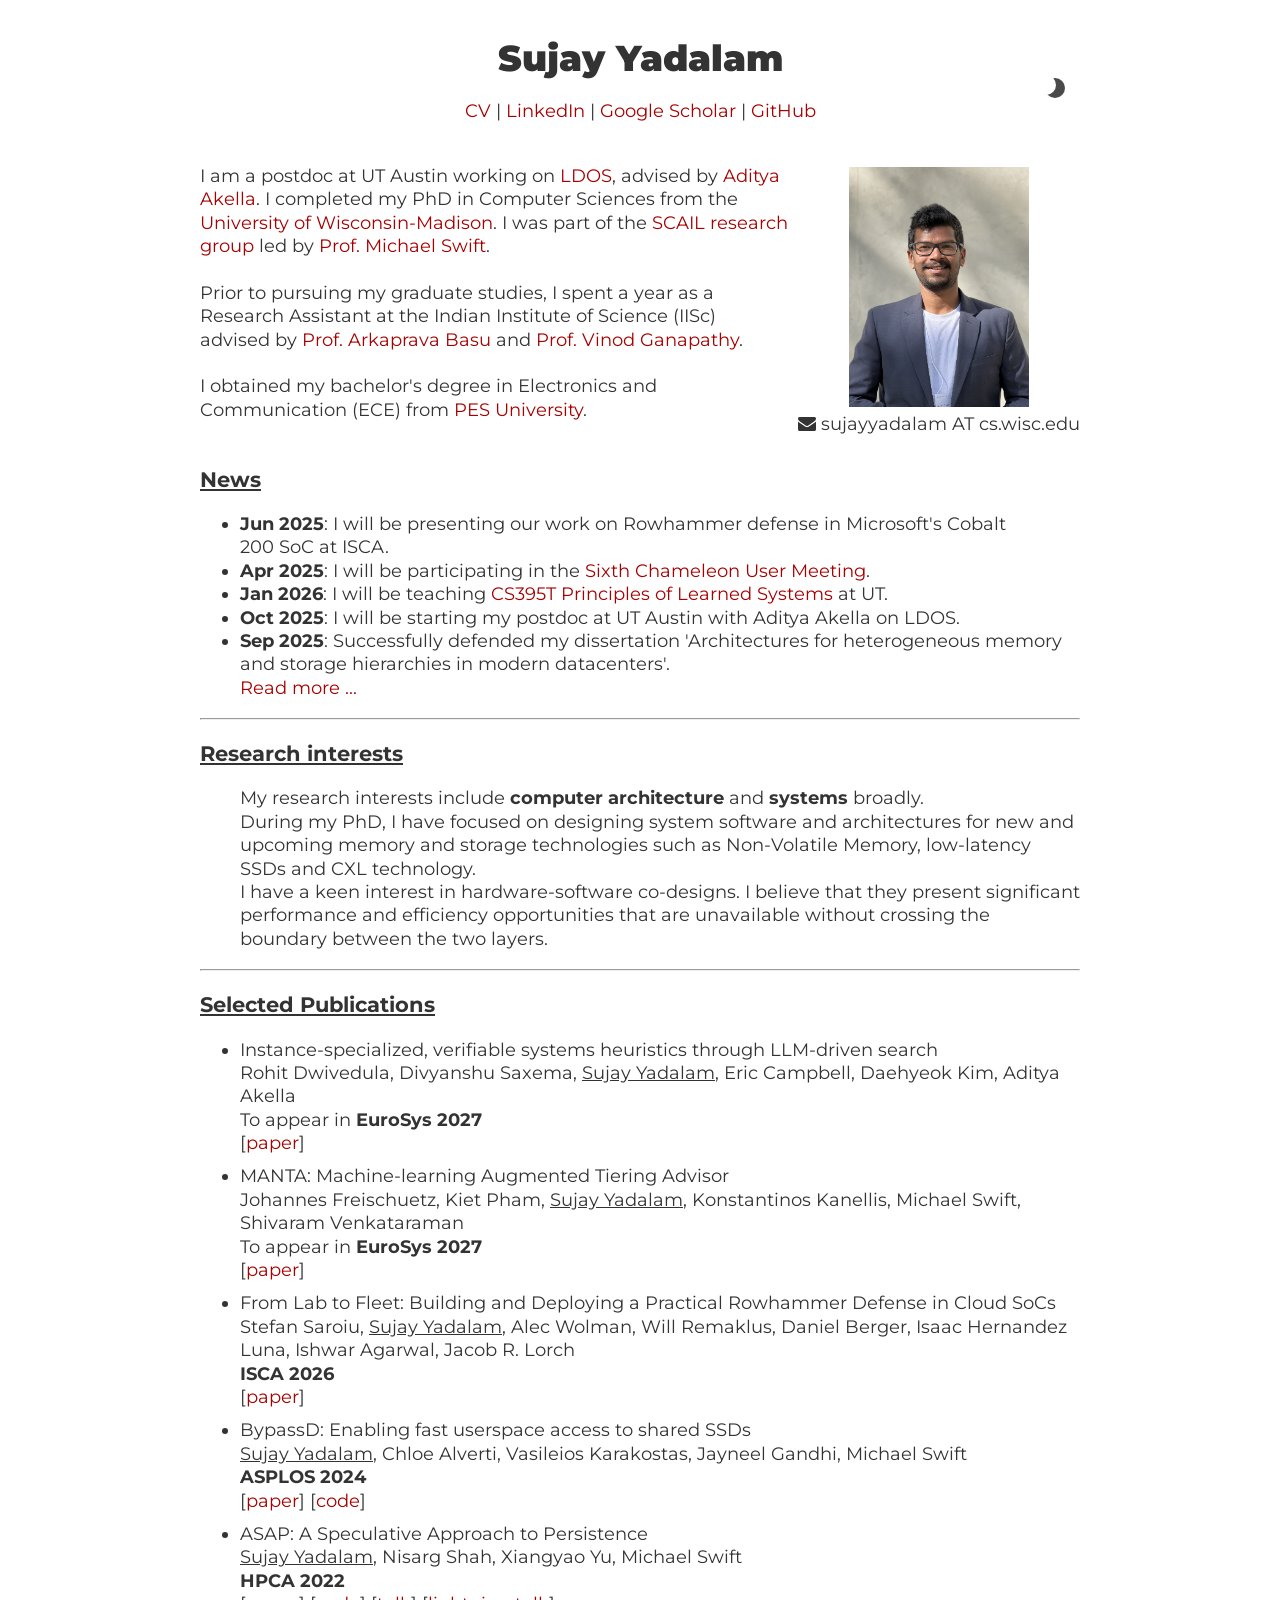
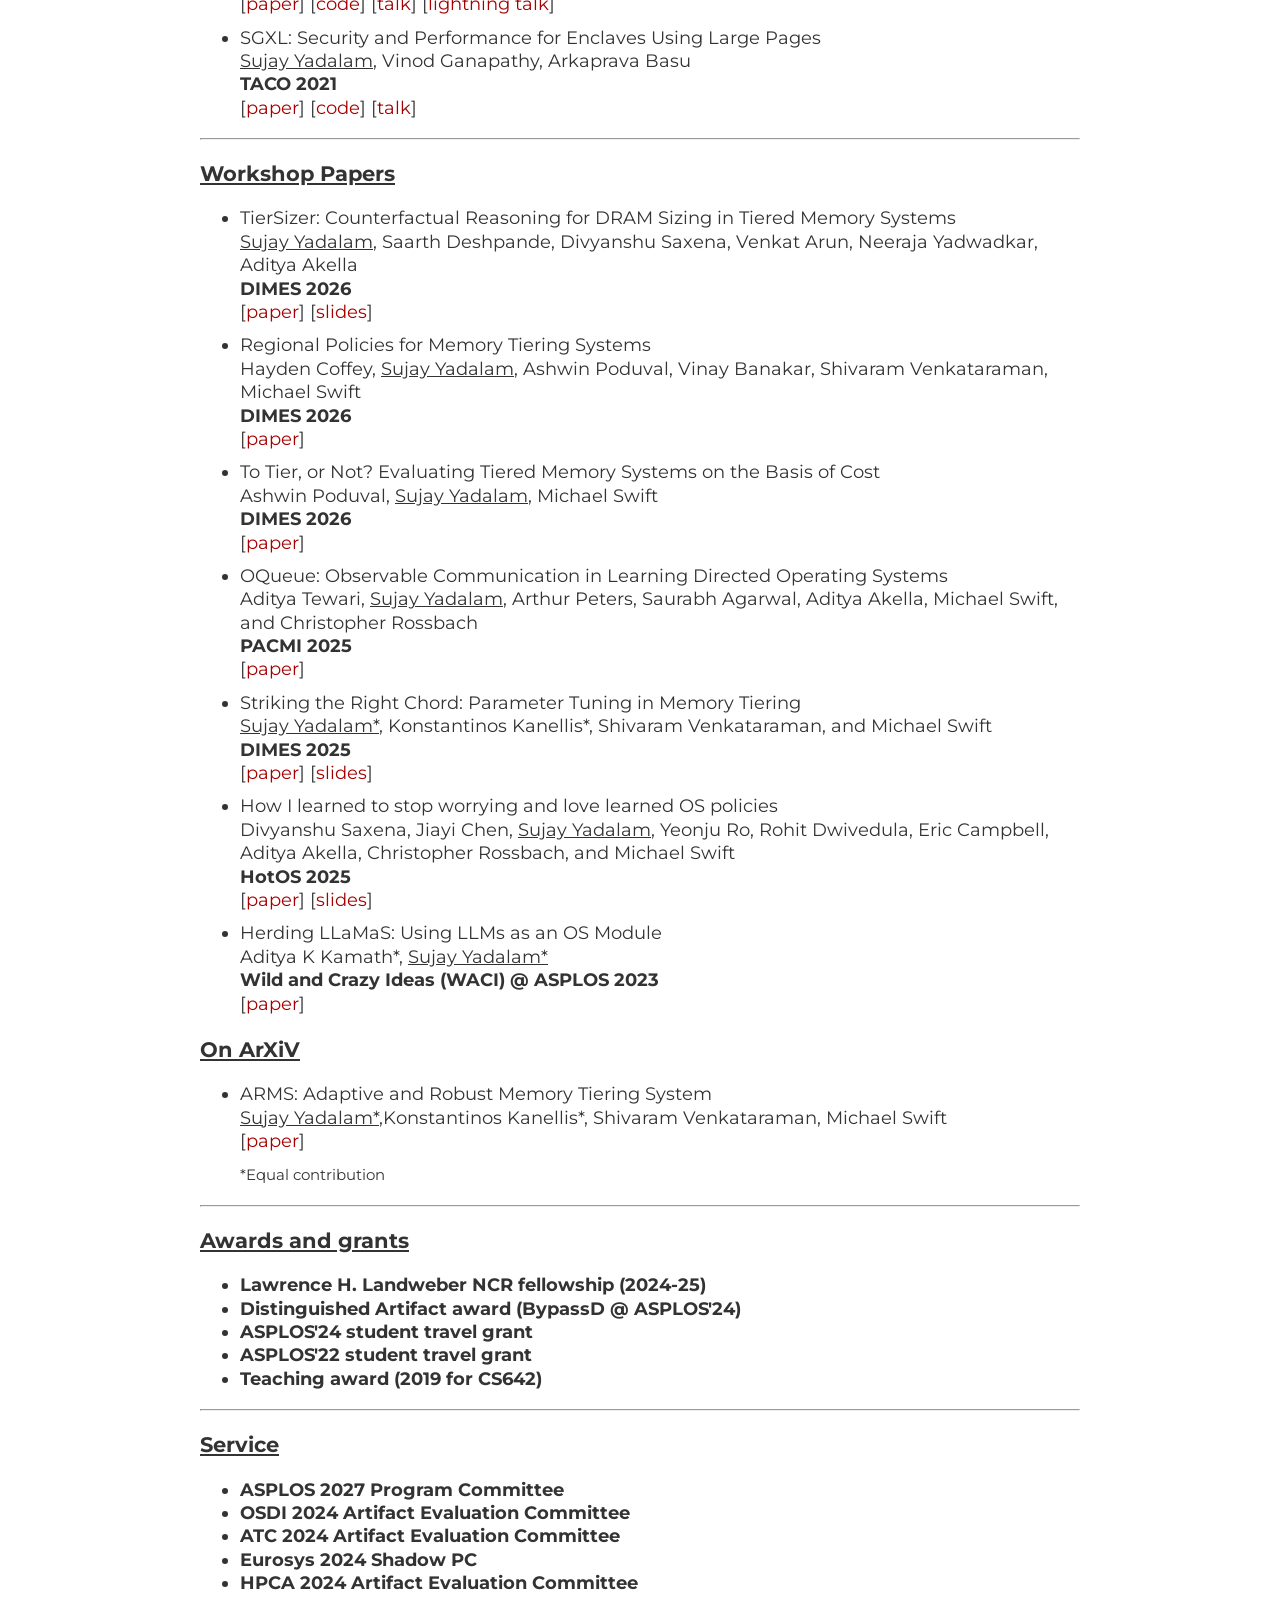
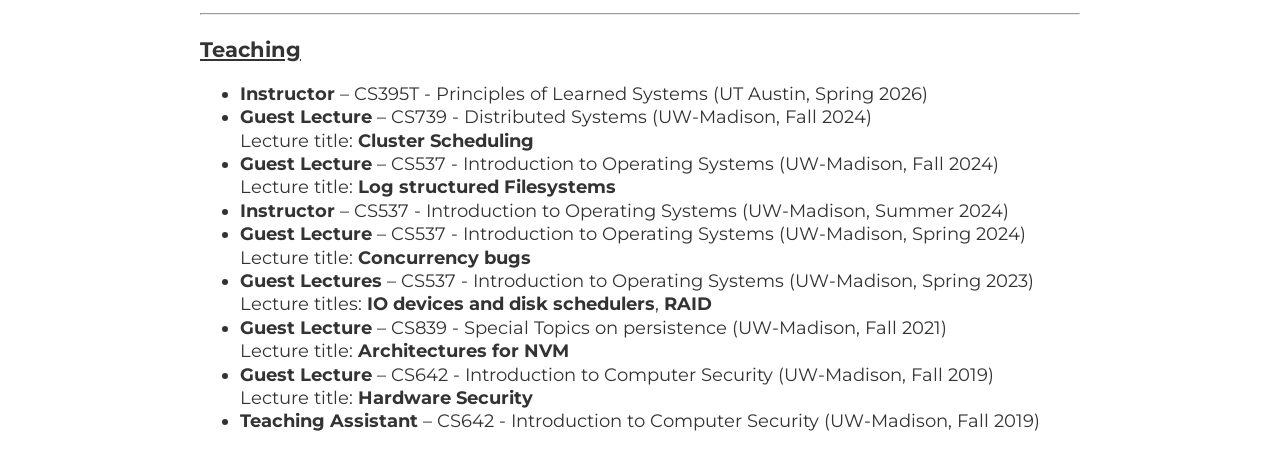
<file: index.html>
<!DOCTYPE html>
<html lang="en">
<base target="_blank" rel="noopener noreferrer">
<head>
    <meta charset="utf-8">
    <meta name="viewport" content="width=device-width, initial-scale=1">
    <!-- begin SEO -->
    <title>Sujay Yadalam's webpage</title>
    <meta property="og:locale" content="en-US">
    <meta property="og:site_name" content="Sujay Yadalam">
    <meta property="og:title" content="Sujay Yadalam">
    <meta property="og:description" content="Sujay's webpage">

    <link href="https://fonts.googleapis.com/css?family=Montserrat" rel="stylesheet">
    <link rel="stylesheet" href="https://cdnjs.cloudflare.com/ajax/libs/font-awesome/4.7.0/css/font-awesome.min.css">
    <script src="https://cdnjs.cloudflare.com/ajax/libs/jquery/3.4.0/jquery.min.js">
    </script>

    <style type="text/css">
        body {
            margin:40px auto;
            max-width:880px;
            line-height:1.3;
            font-size:18px;
            color:#333;
            padding:0 40px;
            font-family: "Montserrat";
            font-weight: 400;
            text-rendering: optimizeLegibility;
        }
        .change {
            cursor: pointer;
            border: 1px solid #555;
            border-radius: 40%;
            width: 20px;
            text-align: center;
            padding: 5px;
            margin-left: 8px;
        }
        .dark {
            background-color: #222;
            color: white;
            
        }
        h1 {
            line-height: 1;
            font-family: "Montserrat";
            font-weight: 900;
            position: relative;
        }
        h3 {
            line-height: 1.2;
            font-family: "Montserrat";
            font-weight: 700;
        }
        .pub {
            margin: 10px 0px;
        }
        a:hover, a:visited, a:link, a:active
        {
            color: #a60000;
            text-decoration: none;
        }
        .dark a {
            color: #BB86FC;
        }
        .container {
          width: 50px;
          height: 50px;
          box-sizing: border-box;
          padding: 0px;
          background: none;
          border: none;
          display: flex;
          justify-content: center;
          align-items: center;
          position: relative;
          bottom:400px;
        }

        .sun {
          width: 40%;
          height: 40%;
          position: absolute;
          pointer-events: none;
          opacity: 0;
          transform: scale(0.6) rotate(0deg);
          transition: transform 0.3s ease-in, opacity 0.2s ease-in 0.1s;

          /*  white transparent for Safari  */
          background: radial-gradient(
            circle,
            rgba(0, 0, 0, 0),
            rgba(0, 0, 0, 0) 50%,
            #f0f0f0 50%
          );
        }

        .sun:before {
          content: "";
          position: absolute;
          display: block;
          width: 100%;
          height: 100%;
          background: radial-gradient(
            circle,
            #f0f0f0 30%,
            rgba(0, 0, 0, 0) 31%,
            rgba(0, 0, 0, 0) 50%,
            #f0f0f0 50%
          );
          transform: rotate(45deg);
        }

        .sun.visible {
          pointer-events: auto;
          opacity: 1;
          transform: scale(1) rotate(180deg);
          transition: transform 0.3s ease-in, opacity 0.2s ease-in 0.1s;
        }

        .moon {
          width: 40%;
          height: 40%;
          pointer-events: none;
          position: absolute;
          left: 12.5%;
          top: 22.75%;
          background-color: rgba(0, 0, 0, 0);
          border-radius: 50%;
          box-shadow: 9px 3px 0px 0px #4a4a4a;
          opacity: 0;
          transform: scale(0.3) rotate(65deg);
          transition: transform 0.3s ease-in, opacity 0.2s ease-in 0.1s;
        }

        .moon.visible {
          pointer-events: auto;
          opacity: 1;
          transform: scale(1) rotate(0deg);
          transition: transform 0.3s ease-in, opacity 0.2s ease-in 0.1s;
        }

        @media screen and (max-device-width: 480px) {
          .desktop {
            display: none;
          }
          .profile-pic {
            display: none;
          }
        }
    </style>

    <!-- Global site tag (gtag.js) - Google Analytics -->
    <script async src="https://www.googletagmanager.com/gtag/js?id=G-1T061XKD5H"></script>
    <script>
      window.dataLayer = window.dataLayer || [];
      function gtag(){dataLayer.push(arguments);}
      gtag('js', new Date());

      gtag('config', 'G-1T061XKD5H');
    </script>
</head>

<body>
    <center>
        <h1>Sujay Yadalam</h1>
        <a href="./CV.pdf">CV</a> |
        <a href="https://www.linkedin.com/in/sujayys/">LinkedIn</a> |
        <a href="https://scholar.google.com/citations?user=qAfcok0AAAAJ&hl=en">Google Scholar</a> |
        <a href="https://github.com/SujayYadalam94">GitHub</a> <br>
    </center>
    <br>
    <div class="profile-pic" style="float:right;padding-left:10px;padding-top:20px">
        <center>
            <img src="./images/profile_pic2.jpeg"  width="180">
        </center>
        <i class="fa fa-envelope" aria-hidden="true"></i> sujayyadalam AT cs.wisc.edu
    </div>
    <p>
        I am a postdoc at UT Austin working on <a href="https://ldos.utexas.edu/">LDOS</a>, advised by <a href="https://www.cs.utexas.edu/~akella/">Aditya Akella</a>. I completed my PhD in Computer Sciences from the <a href="https://www.wisc.edu/">University of Wisconsin-Madison</a>. I was part of the <a href="https://scail.cs.wisc.edu/">SCAIL research group</a> led by <a href="https://pages.cs.wisc.edu/~swift/">Prof. Michael Swift</a>.<br><br> 
        Prior to pursuing my graduate studies, I spent a year as a Research Assistant at the Indian Institute of Science (IISc) advised by <a href="https://www.csa.iisc.ac.in/~arkapravab/">Prof. Arkaprava Basu</a> and <a href="https://www.csa.iisc.ac.in/~vg/">Prof. Vinod Ganapathy</a>.<br><br>
        I obtained my bachelor's degree in Electronics and Communication (ECE) from <a href="https://pes.edu/">PES University</a>. <br><br>
    </p>
    <div class="desktop">
    <button class="container" style="float:right">
      <div class="moon visible"></div>
      <div class="sun"></div>
    </button>
    </div>

    <h3><u>News</u></h3>
    <ul>
        <li><b>Jun 2025</b>: I will be presenting our work on Rowhammer defense in Microsoft's Cobalt 200 SoC at ISCA.</li>
        <li><b>Apr 2025</b>: I will be participating in the <a href="https://chameleoncloud.org/chameleon-cloud-users-meeting/sixth-chameleon-user-meeting/">Sixth Chameleon User Meeting</a>.</li>
        <li><b>Jan 2026</b>: I will be teaching <a href="cs395T/index.html">CS395T Principles of Learned Systems</a> at UT.</li>
        <li><b>Oct 2025</b>: I will be starting my postdoc at UT Austin with Aditya Akella on LDOS.</li>
        <li><b>Sep 2025</b>: Successfully defended my dissertation 'Architectures for heterogeneous memory and storage hierarchies in modern datacenters'.</li>
        
        <div class="mid" id="HiddenDiv" style="display: none;">
            <li><b>Sep 2025</b>: Our work on tiering parameter tuning has been accepted at DIMES'25, and work on observable communication in Learning Directed Operating Systems has been accepted at PACMI'25.</li>
            <li><b>May 2025</b>: Our paper on guardrails for ML policies in the OS will be presented at HotOS'25.
            <li><b>May 2024</b>: I will be teaching CS537 (Intro to OS) this summer!</li>
            <li><b>May 2024</b>: Awarded Lawrence H. Landweber NCR Fellowship for 2024-2025.</li>
            <li><b>Apr 2023</b>: Presented BypassD at <b>ASPLOS '24</b>, San Diego.</li>
            <li><b>Aug 2023</b>: Passed my PhD preliminary examination! Yay!</li>
            <li><b>Jun 2023</b>: Completed a successful internship at Microsoft!</li>
            <li><b>Mar 2023</b>: <a href="https://akkamath.github.io/">Aditya Kamath</a> and I presented our idea on using LLMs in Operating Systems at WACI (Wild And Crazy Ideas) during ASPLOS 2023. <a href="https://arxiv.org/abs/2401.08908"><u>Paper</u></a>  <a href="https://www.youtube.com/watch?v=U4_0PmbEYSY&ab_channel=AdityaKKamath"><u>Code</u></a></li>
            <li><b>May 2022</b>: I am interning at <a href="https://www.microsoft.com/en-us/research/group/azure-for-operators-afo-research/people/">Microsoft Research</a> with <a href="https://stefan.t8k2.com/">Stefan Saroiu</a> and <a href="https://alecw.azurewebsites.net/work/default.htm">Alec Wolman</a>.</li>
            <li><b>May 2022</b>: Attended <b>NVMW'22</b> at San Diego. Presented ASAP.</li>
            <li><b>Apr 2022</b>: Presented ASAP at <b>HPCA '22</b> (virtual).</li>
            <li><b>Mar 2022</b>: Presented SwiftCore (ongoing work) at <b>YArch '22</b>. Attendend <b>ASPLOS '22</b> at Lausanne, Switzerland.</li>
            <li><b>Dec 2021</b>: Passed my PhD qualifying exam. Yaay!</li>
            <li><b>May 2021</b>: I will be interning at <a href="https://research.vmware.com/">VMware Research</a> in the summer, I will be working with <a href="https://pages.cs.wisc.edu/~jayneel/">Jayneel Gandhi</a>.</li>
            <li><b>Jan 2021</b>: SGXL will be in the 1st issue of TACO in 2021.</li>
        </div>

        <script type="text/javascript">
            function ShowHide(divId, linkId) {
                var div = document.getElementById(divId);
                var link = document.getElementById(linkId);

                if (div.style.display === 'none') {
                    div.style.display = 'block';
                    link.innerHTML = 'Read less ...';
                } else {
                    div.style.display = 'none';
                    link.innerHTML = 'Read more ...';
                }
            }
        </script>

        <a href="#" id="readMoreLink" target="_self" onclick="javascript:ShowHide('HiddenDiv', 'readMoreLink')">Read more ...</a>

    </ul>

    <hr>

    <h3><u>Research interests</u></h3>
    <ul>
        <p>
        My research interests include <b>computer architecture</b> and <b>systems</b> broadly.<br>
        During my PhD, I have focused on designing system software and architectures for new and upcoming memory and storage technologies such as Non-Volatile Memory, low-latency SSDs and CXL technology.<br>
        I have a keen interest in hardware-software co-designs. I believe that they present significant performance and efficiency opportunities that are unavailable without crossing the boundary between the two layers.
        </p>
    </ul>

    <hr>

    <h3><u>Selected Publications</u></h3>
    <ul>
        <li class="pub">
            Instance-specialized, verifiable systems heuristics through LLM-driven search<br>
            Rohit Dwivedula, Divyanshu Saxema, <u>Sujay Yadalam</u>, Eric Campbell, Daehyeok Kim, Aditya Akella<br>
            To appear in <b>EuroSys 2027</b><br>
            [<a href="">paper</a>]
        </li>
        <li class="pub">
            MANTA: Machine-learning Augmented Tiering Advisor<br>
            Johannes Freischuetz, Kiet Pham, <u>Sujay Yadalam</u>, Konstantinos Kanellis, Michael Swift, Shivaram Venkataraman<br>
            To appear in <b>EuroSys 2027</b><br>
            [<a href="">paper</a>]
        </li>
        <li class="pub">
            From Lab to Fleet: Building and Deploying a Practical Rowhammer Defense in Cloud SoCs<br>
            Stefan Saroiu, <u>Sujay Yadalam</u>, Alec Wolman, Will Remaklus, Daniel Berger, Isaac Hernandez Luna, Ishwar Agarwal, Jacob R. Lorch<br>
            <b>ISCA 2026</b><br>
            [<a href="https://www.microsoft.com/en-us/research/wp-content/uploads/2026/06/sigries.pdf">paper</a>]
        </li>
        <li class="pub">
            BypassD: Enabling fast userspace access to shared SSDs<br>
            <u>Sujay Yadalam</u>, Chloe Alverti, Vasileios Karakostas, Jayneel Gandhi, Michael Swift<br>
            <b>ASPLOS 2024</b><br>
            [<a href="https://dl.acm.org/doi/10.1145/3617232.3624854">paper</a>] [<a href="https://github.com/multifacet/BypassD">code</a>]
        </li>

        <li class="pub">
            ASAP: A Speculative Approach to Persistence<br>
            <u>Sujay Yadalam</u>, Nisarg Shah, Xiangyao Yu, Michael Swift<br>
            <b>HPCA 2022</b><br>
            [<a href="https://pages.cs.wisc.edu/~sujayyadalam/papers/ASAP_HPCA22.pdf">paper</a>] [<a href="https://github.com/multifacet/ASAP">code</a>] [<a href="https://www.youtube.com/watch?v=pAilLQ6OuKk">talk</a>] [<a  href="https://www.youtube.com/watch?v=NNQRzxvXTew">lightning talk</a>]
        </li>

        <li class="pub">
            SGXL: Security and Performance for Enclaves Using Large Pages<br>
            <u>Sujay Yadalam</u>, Vinod Ganapathy, Arkaprava Basu<br>
            <b>TACO 2021</b><br>
            [<a href="https://pages.cs.wisc.edu/~sujayyadalam/papers/SGXL_TACO2020.pdf">paper</a>] [<a href="https://github.com/csl-iisc/SGXL">code</a>] [<a href="https://youtu.be/laL7Ct03xmo?t=3603">talk</a>]
        </li>
    </ul>

    <hr>

    <h3><u>Workshop Papers</u></h3>
    <ul>
        <li class="pub">
            TierSizer: Counterfactual Reasoning for DRAM Sizing in Tiered Memory Systems<br>
            <u>Sujay Yadalam</u>, Saarth Deshpande, Divyanshu Saxena, Venkat Arun, Neeraja Yadwadkar, Aditya Akella<br>
            <b>DIMES 2026</b><br>
            [<a href="https://dl.acm.org/doi/10.1145/3831664.3837791">paper</a>] [<a href="slides/TierSizer_DIMES.pdf">slides</a>]
        </li>
        <li class="pub">
            Regional Policies for Memory Tiering Systems<br>
            Hayden Coffey, <u>Sujay Yadalam</u>, Ashwin Poduval, Vinay Banakar, Shivaram Venkataraman, Michael Swift<br>
            <b>DIMES 2026</b><br>
            [<a href="https://dl.acm.org/doi/10.1145/3831664.3837783">paper</a>]
        </li>
        <li class="pub">
            To Tier, or Not? Evaluating Tiered Memory Systems on the Basis of Cost<br>
            Ashwin Poduval, <u>Sujay Yadalam</u>, Michael Swift<br>
            <b>DIMES 2026</b><br>
            [<a href="https://dl.acm.org/doi/10.1145/3831664.3837785">paper</a>]
        </li>
        <li class="pub">
            OQueue: Observable Communication in Learning Directed Operating Systems<br>
            Aditya Tewari, <u>Sujay Yadalam</u>, Arthur Peters, Saurabh Agarwal, Aditya Akella, Michael Swift, and Christopher Rossbach<br>
            <b>PACMI 2025</b><br>
            [<a href="https://dl.acm.org/doi/10.1145/3766882.3767174">paper</a>]
        <li class="pub">
            Striking the Right Chord: Parameter Tuning in Memory Tiering<br>
            <u>Sujay Yadalam*</u>, Konstantinos Kanellis*, Shivaram Venkataraman, and  Michael Swift<br>
            <b>DIMES 2025</b><br>
            [<a href="https://dl.acm.org/doi/10.1145/3764862.3768172">paper</a>] [<a href="slides/DIMES'25.pptx">slides</a>]
        </li>
        <li class="pub">
            How I learned to stop worrying and love learned OS policies<br>
            Divyanshu Saxena, Jiayi Chen, <u>Sujay Yadalam</u>, Yeonju Ro, Rohit Dwivedula, Eric Campbell, Aditya Akella, Christopher Rossbach, and Michael Swift<br>
            <b>HotOS 2025</b><br>
            [<a href="https://rcs.uwaterloo.ca/hotos25/hotos25-156.pdf">paper</a>] [<a href="https://rcs.uwaterloo.ca/hotos25/slides/slides156.pdf">slides</a>]
        </li>
        <li class="pub">
            Herding LLaMaS: Using LLMs as an OS Module<br>
            Aditya K Kamath*, <u>Sujay Yadalam*</u><br>
            <b>Wild and Crazy Ideas (WACI) @ ASPLOS 2023</b><br>
            [<a href="https://asplos-conference.org/asplos2023/wp-content/uploads/2023/waci/5-LLaMaS.pdf">paper</a>]
        </li>
    </ul>

    <h3><u>On ArXiV</u></h3>
    <ul>
        <li class="pub">
            ARMS: Adaptive and Robust Memory Tiering System<br>
            <u>Sujay Yadalam*</u>,Konstantinos Kanellis*, Shivaram Venkataraman, Michael Swift<br>
            [<a href="https://arxiv.org/abs/2508.04417">paper</a>]
        </li>
            <span style="font-size: 15px">*Equal contribution</span><br>
    </ul>

    <hr>

    <h3><u>Awards and grants</u></h3>
    <ul>
        <li><b> Lawrence H. Landweber NCR fellowship (2024-25)</b></li>
        <li><b> Distinguished Artifact award (BypassD @ ASPLOS'24)</b></li>
        <li><b> ASPLOS'24 student travel grant</b></li>
        <li><b> ASPLOS'22 student travel grant</b></li>
        <li><b> Teaching award (2019 for CS642)</b></li>
    </ul>

    <hr>

    <h3><u>Service</u></h3>
    <ul>
        <li><b>ASPLOS 2027 Program Committee</b></li>
        <li><b>OSDI 2024 Artifact Evaluation Committee</b></li>
        <li><b>ATC 2024 Artifact Evaluation Committee</b></li>
        <li><b>Eurosys 2024 Shadow PC</b></li>
        <li><b>HPCA 2024 Artifact Evaluation Committee</b></li>
    </ul>

    <hr>
    <h3><u>Teaching</u></h3>
    <ul>
        <li><b>Instructor</b> &ndash; CS395T - Principles of Learned Systems (UT Austin, Spring 2026)</li>
        <li><b>Guest Lecture</b> &ndash; CS739 - Distributed Systems (UW-Madison, Fall 2024) <br> Lecture title: <b>Cluster Scheduling</b></li>
        <li><b>Guest Lecture</b> &ndash; CS537 - Introduction to Operating Systems (UW-Madison, Fall 2024) <br> Lecture title: <b>Log structured Filesystems</b></li>
        <li><b>Instructor</b> &ndash; CS537 - Introduction to Operating Systems (UW-Madison, Summer 2024)
        <li><b>Guest Lecture</b> &ndash; CS537 - Introduction to Operating Systems (UW-Madison, Spring 2024) <br> Lecture title: <b>Concurrency bugs</b></li>
        <li><b>Guest Lectures</b> &ndash; CS537 - Introduction to Operating Systems (UW-Madison, Spring 2023) <br> Lecture titles: <b>IO devices and disk schedulers</b>, <b>RAID</b></li>
        <li><b>Guest Lecture</b> &ndash; CS839 - Special Topics on persistence (UW-Madison, Fall 2021) <br> Lecture title: <b>Architectures for NVM</b></li>
        <li><b>Guest Lecture</b> &ndash; CS642 - Introduction to Computer Security (UW-Madison, Fall 2019) <br> Lecture title: <b>Hardware Security</b></li>
        <li><b>Teaching Assistant</b> &ndash; CS642 - Introduction to Computer Security (UW-Madison, Fall 2019)</li>
    </ul>

    <script>
        const sun = document.querySelector(".sun")
        const moon = document.querySelector(".moon")
        const button = document.querySelector(".container")

        button.addEventListener("click", () => {
          sun.classList.toggle("visible")
          moon.classList.toggle("visible")
            if( $( "body" ).hasClass( "dark" )) {
                $( "body" ).removeClass( "dark" );
                $( ".change" ).text( "OFF" );
            } else {
                $( "body" ).addClass( "dark" );
                $( ".change" ).text( "ON" );
            }
        })
    </script>

</body>
</html>
</file>
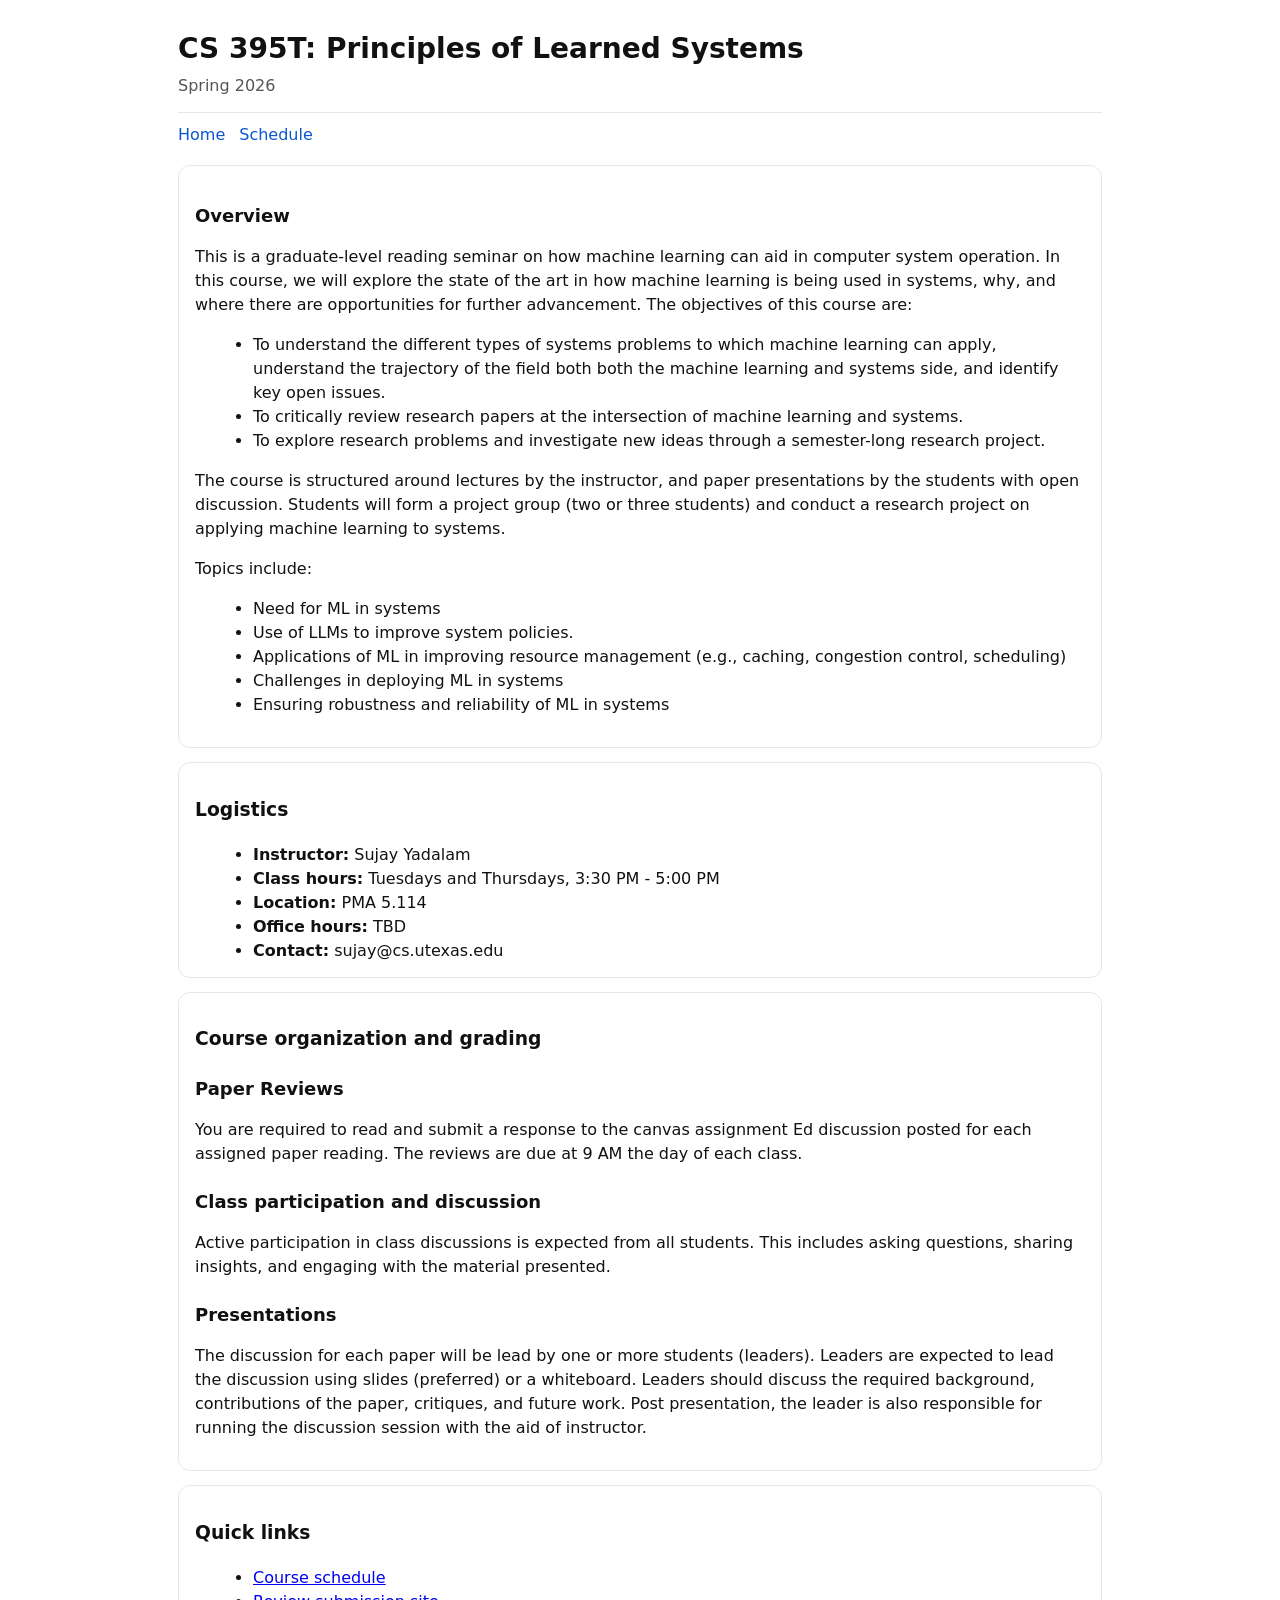
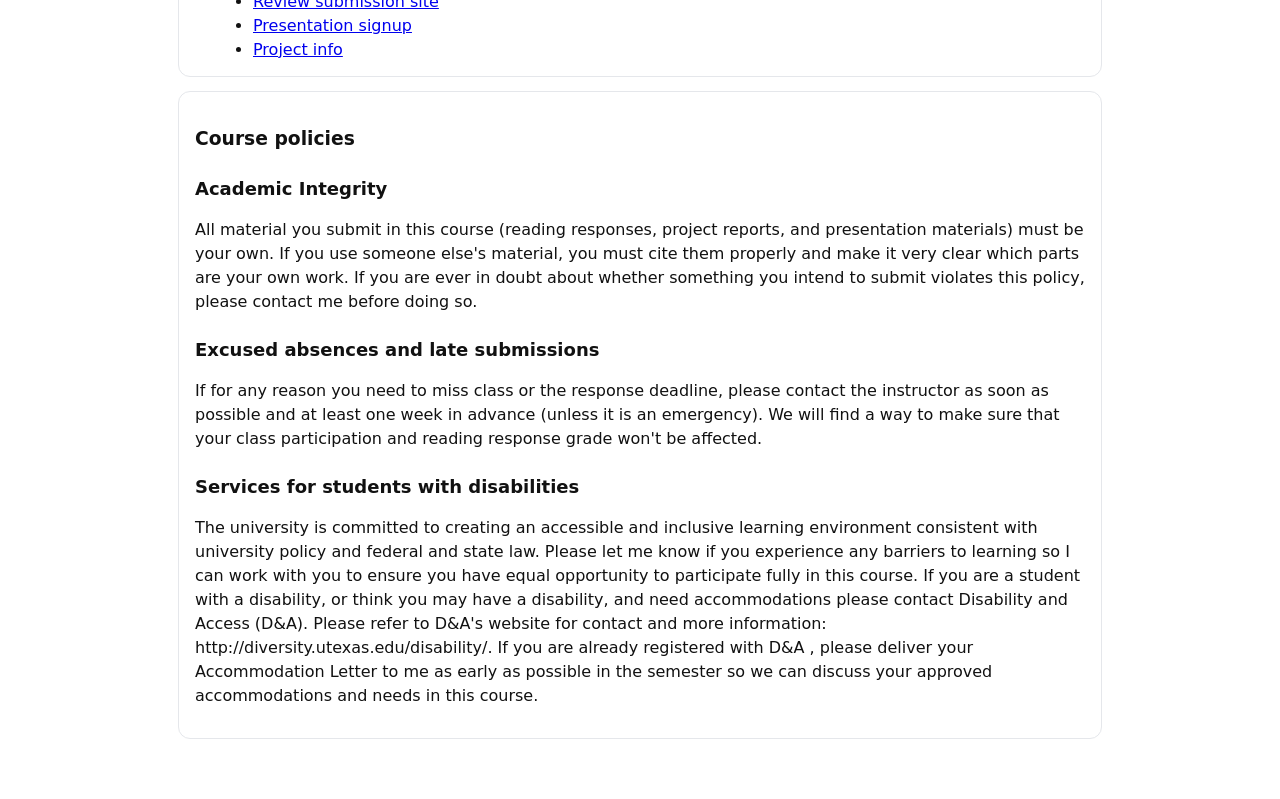
<file: cs395T/index.html>
<!doctype html>
<html lang="en">
<head>
  <meta charset="utf-8" />
  <meta name="viewport" content="width=device-width, initial-scale=1" />
  <title>CS 395T: Principles of Learned Systems</title>
  <meta name="description" content="Course website for CS 395T: Principles of Learned Systems." />
  <style>
    :root {
      --text: #111;
      --muted: #555;
      --bg: #fff;
      --border: #e5e7eb;
      --link: #0b57d0;
      --maxw: 960px;
    }
    * { box-sizing: border-box; }
    body {
      margin: 0;
      font-family: ui-sans-serif, system-ui, -apple-system, Segoe UI, Roboto, Helvetica, Arial, "Apple Color Emoji","Segoe UI Emoji";
      color: var(--text);
      background: var(--bg);
      line-height: 1.5;
    }
    .wrap { max-width: var(--maxw); margin: 0 auto; padding: 28px 18px 60px; }
    header { margin-bottom: 18px; }
    .course-title { font-size: 28px; font-weight: 700; margin: 0 0 4px; }
    .term { color: var(--muted); margin: 0 0 14px; }
    nav {
      display: flex; gap: 14px; flex-wrap: wrap;
      padding: 10px 0 0;
      border-top: 1px solid var(--border);
    }
    nav a { color: var(--link); text-decoration: none; }
    nav a:hover { text-decoration: underline; }
    h2 { margin: 22px 0 10px; font-size: 18px; }
    ul { margin: 8px 0 0 18px; }
    .card {
      border: 1px solid var(--border);
      border-radius: 12px;
      padding: 14px 16px;
      margin-top: 14px;
    }
    .muted { color: var(--muted); }
  </style>
</head>
<body>
  <div class="wrap">
    <header>
      <h1 class="course-title">CS 395T: Principles of Learned Systems</h1>
      <p class="term">Spring 2026</p>
      <nav>
        <a href="./index.html">Home</a>
        <a href="./schedule.html">Schedule</a>
      </nav>
    </header>

    <main>
      <section class="card">
        <h2>Overview</h2>
        <p>
          This is a graduate-level reading seminar on how machine learning can aid in computer system operation.
          In this course, we will explore the state of the art in how machine learning is being used in systems, why, and where there are opportunities for further advancement. 
          The objectives of this course are: </br>
          <ul>
            <li> To understand the different types of systems problems to which machine learning can apply, understand the trajectory of the field both both the machine learning and systems side, and identify key open issues. </li>
            <li> To critically review research papers at the intersection of machine learning and systems. </li>
            <li> To explore research problems and investigate new ideas through a semester-long research project. </li>
          </ul>
        </p>
        <p>
          The course is structured around lectures by the instructor, and paper presentations by the students with open discussion. Students will form a project group (two or three students) and conduct a research project on applying machine learning to systems. 
        </p>
        <p>
          Topics include:
          <ul>
            <li> Need for ML in systems</li>
            <li> Use of LLMs to improve system policies.</li>
            <li> Applications of ML in improving resource management (e.g., caching, congestion control, scheduling) </li>
            <li> Challenges in deploying ML in systems</li>
            <li> Ensuring robustness and reliability of ML in systems</li>
          </ul>
        </p>
      </section>

      <section class="card">
        <h3>Logistics</h3>
        <ul>
          <li><strong>Instructor:</strong> Sujay Yadalam</li>
          <li><strong>Class hours:</strong> Tuesdays and Thursdays, 3:30 PM - 5:00 PM</li>
          <li><strong>Location:</strong> PMA 5.114</li>
          <li><strong>Office hours:</strong> TBD</li>
          <li><strong>Contact:</strong> sujay@cs.utexas.edu</li>
        </ul>
      </section>

      <section class="card">
        <h3>Course organization and grading</h3>
          <h2>Paper Reviews</h2>
          <p>
            You are required to read and submit a response to the canvas assignment Ed discussion posted for each assigned paper reading.
            The reviews are due at 9 AM the day of each class.
          </p>

          <h2>Class participation and discussion</h2>
          <p>
            Active participation in class discussions is expected from all students.
            This includes asking questions, sharing insights, and engaging with the material presented.
          </p>

          <h2>Presentations</h2>
          <p>
            The discussion for each paper will be lead by one or more students (leaders).
            Leaders are expected to lead the discussion using slides (preferred) or a whiteboard.
            Leaders should discuss the required background, contributions of the paper, critiques, and future work.
            Post presentation, the leader is also responsible for running the discussion session with the aid of instructor.
          </p>
      </section>

      <section class="card">
        <h3>Quick links</h3>
        <ul>
          <li><a href="./schedule.html">Course schedule</a></li>
          <li><a href="https://ut-cs359tsp26.hotcrp.com/">Review submission site</a></li>
          <li><a href="https://docs.google.com/spreadsheets/d/1KgIRiBFhroxDBAXD_vFmc5ZErpyOcLciT4rgoZ0dZhA/edit?usp=sharing">Presentation signup</a></li>
          <li><a href="#" onclick="alert('TBD!'); return false;">Project info</a></li>
        </ul>
      </section>

      <section class="card">
        <h3>Course policies</h3>
        <h2>Academic Integrity</h2>
        <p>
          All material you submit in this course (reading responses, project reports, and presentation materials) must be your own. 
          If you use someone else's material, you must cite them properly and make it very clear which parts are your own work. 
          If you are ever in doubt about whether something you intend to submit violates this policy, please contact me before doing so. 
        </p>
        <h2>Excused absences and late submissions</h2>
        <p>
          If for any reason you need to miss class or the response deadline, please contact the instructor as soon as possible and at least one week in advance (unless it is an emergency).
          We will find a way to make sure that your class participation and reading response grade won't be affected.
        </p>
        <h2>Services for students with disabilities</h2>
        <p>
          The university is committed to creating an accessible and inclusive learning environment consistent with university policy and federal and state law.
          Please let me know if you experience any barriers to learning so I can work with you to ensure you have equal opportunity to participate fully in this course. 
          If you are a student with a disability, or think you may have a disability, and need accommodations please contact Disability and Access (D&A).
          Please refer to D&A's website for contact and more information: http://diversity.utexas.edu/disability/. 
          If you are already registered with D&A , please deliver your Accommodation Letter to me as early as possible in the semester so we can discuss your approved accommodations and needs in this course. 
        </p>
      </section>

    </main>
  </div>
</body>
</html>
</file>
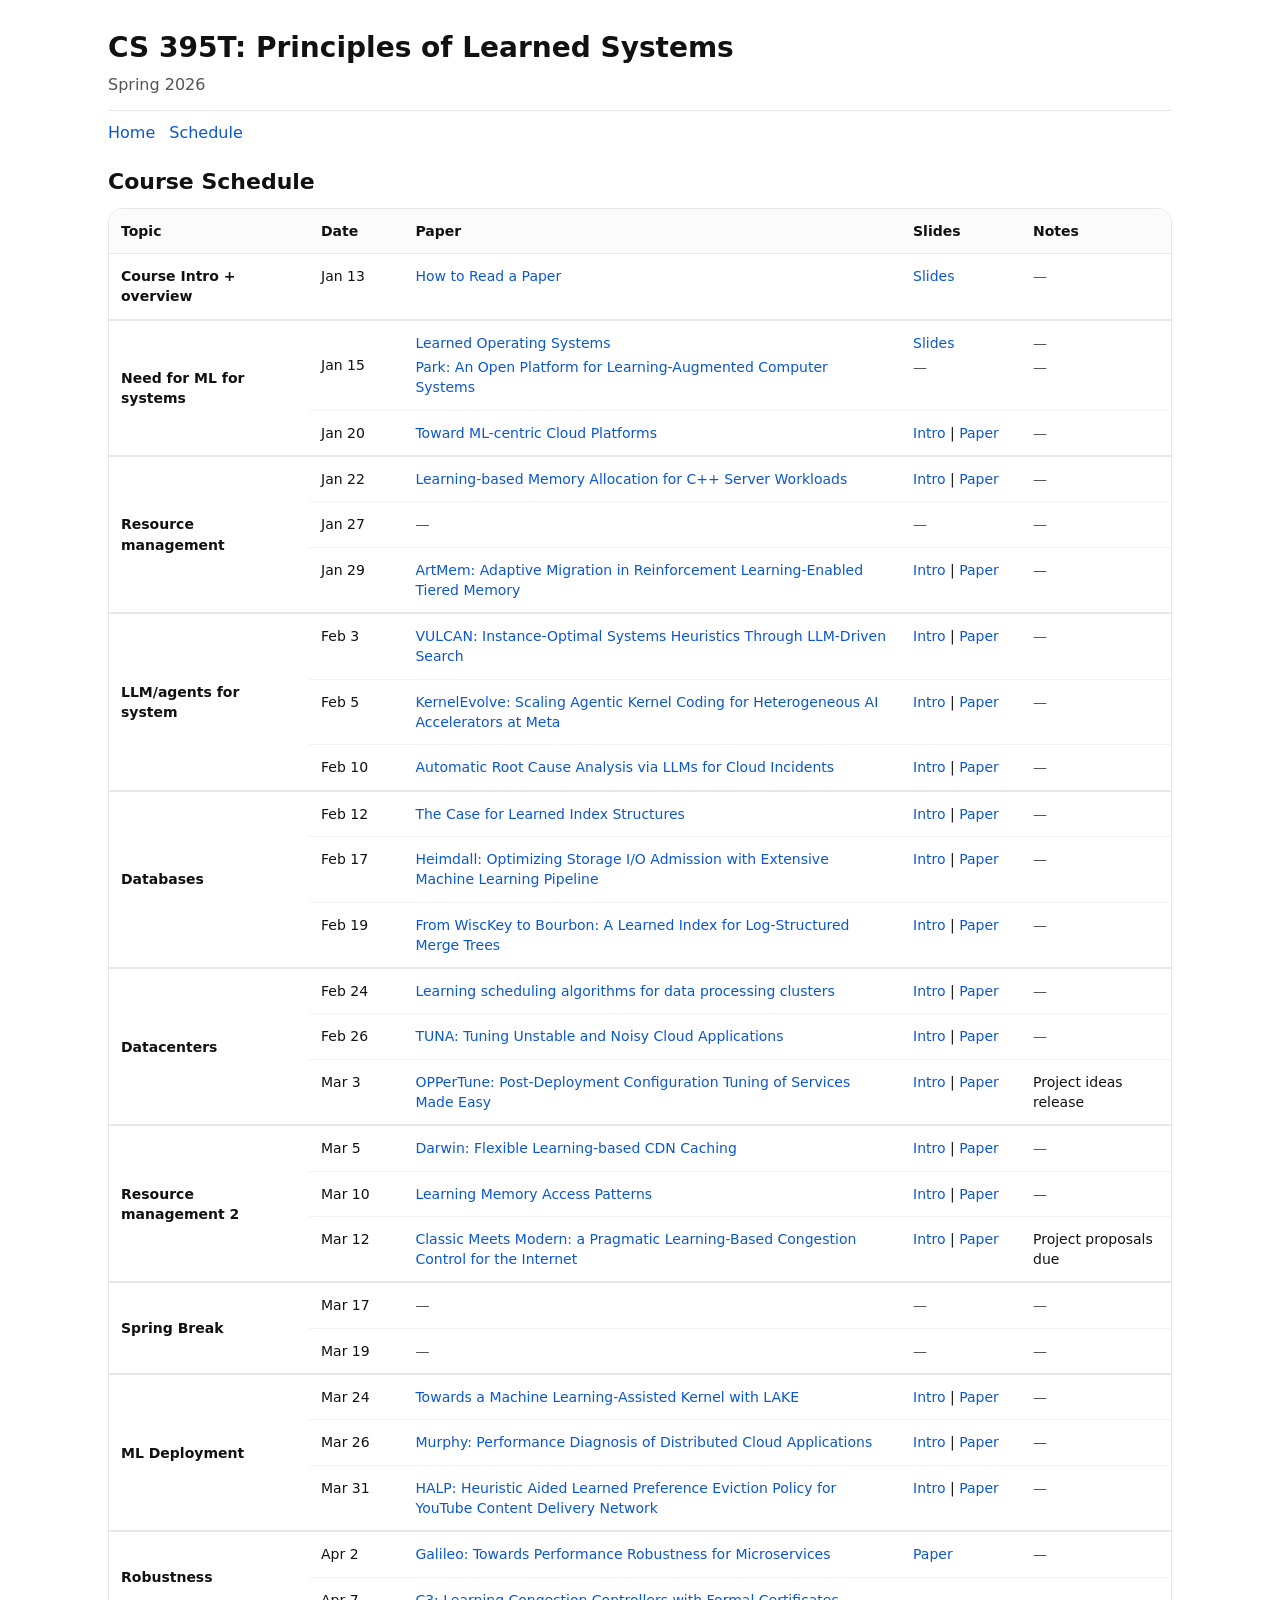
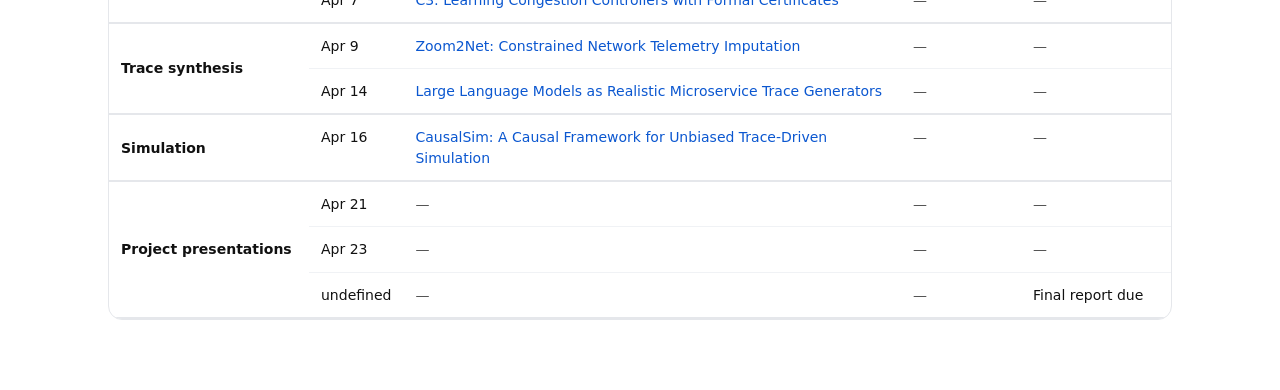
<file: cs395T/schedule.html>
<!doctype html>
<html lang="en">
<head>
  <meta charset="utf-8" />
  <meta name="viewport" content="width=device-width, initial-scale=1" />
  <title>Schedule — CS 395T: Principles of Learned Systems</title>
  <meta name="description" content="Course schedule for CS 395T: Principles of Learned Systems." />
  <style>
    :root {
      --text: #111;
      --muted: #555;
      --bg: #fff;
      --border: #e5e7eb;
      --border2: #f0f2f5;
      --link: #0b57d0;
      --maxw: 1100px;
      --chip: #f6f7f9;
    }
    * { box-sizing: border-box; }
    body {
      margin: 0;
      font-family: ui-sans-serif, system-ui, -apple-system, Segoe UI, Roboto, Helvetica, Arial, "Apple Color Emoji","Segoe UI Emoji";
      color: var(--text);
      background: var(--bg);
      line-height: 1.45;
    }
    .wrap { max-width: var(--maxw); margin: 0 auto; padding: 28px 18px 70px; }
    header { margin-bottom: 18px; }
    .course-title { font-size: 28px; font-weight: 700; margin: 0 0 4px; }
    .term { color: var(--muted); margin: 0 0 14px; }
    nav {
      display: flex; gap: 14px; flex-wrap: wrap;
      padding: 10px 0 0;
      border-top: 1px solid var(--border);
    }
    nav a { color: var(--link); text-decoration: none; }
    nav a:hover { text-decoration: underline; }
    h1 { font-size: 22px; margin: 22px 0 10px; }
    a { color: var(--link); text-decoration: none; }
    a:hover { text-decoration: underline; }

    .table-wrap {
      border: 1px solid var(--border);
      border-radius: 14px;
      overflow: hidden;
    }
    table {
      width: 100%;
      border-collapse: collapse;
      font-size: 14px;
    }
    thead th {
      text-align: left;
      background: #fbfbfc;
      border-bottom: 1px solid var(--border);
      padding: 12px 12px;
      font-weight: 700;
    }
    tbody td {
      vertical-align: top;
      border-bottom: 1px solid var(--border2);
      padding: 12px 12px;
    }
    tbody tr:last-child td { border-bottom: none; }
    tbody tr.topic-end td { border-bottom: 2px solid var(--border); }
    td.topic-cell-end { border-bottom: 2px solid var(--border) !important; }
    /* Styling for same-date paper rows */
    tbody tr.same-date-first td:not([rowspan]) {
      padding-bottom: 2px !important;
      border-bottom: none !important;
    }
    tbody tr.same-date td {
      padding-top: 2px !important;
      padding-bottom: 2px !important;
      border-bottom: none !important;
    }
    /* Restore border for the last row in same-date group */
    tbody tr.same-date-last td {
      border-bottom: 1px solid var(--border2) !important;
      padding-bottom: 12px !important;
    }
    .muted { color: var(--muted); }
    .links a { display: inline-block; margin-right: 10px; }
    .topic { font-weight: 600; }
    .small { font-size: 12px; }
    @media (max-width: 860px) {
      thead { display: none; }
      table, tbody, tr, td { display: block; width: 100%; }
      tbody tr { border-bottom: 1px solid var(--border); }
      tbody td { border: none; padding: 10px 12px; }
      tbody td[data-label]::before {
        content: attr(data-label);
        display: block;
        font-weight: 700;
        margin-bottom: 4px;
      }
    }
    /* Center the merged Topic cells vertically */
    td[rowspan] { 
      vertical-align: middle; 
    }
  </style>
</head>
<body>
  <div class="wrap">
    <header>
      <div class="course-title">CS 395T: Principles of Learned Systems</div>
      <p class="term">Spring 2026</p>
      <nav>
        <a href="./index.html">Home</a>
        <a href="./schedule.html">Schedule</a>
      </nav>
    </header>

    <main>
      <h1>Course Schedule</h1>

      <div class="table-wrap">
        <table aria-label="Course schedule table">
          <thead>
            <tr>
              <th style="width: 200px;">Topic</th>
              <th style="width: 80px;">Date</th>
              <th>Paper</th>
              <th style="width: 120px;">Slides</th>
              <th style="width: 150px;">Notes</th>
            </tr>
          </thead>
          <tbody id="rows"></tbody>
        </table>
      </div>
    </main>
  </div>

<script>
  // ====== EDIT THIS DATA ======
  // Rule: put topic only on the FIRST lecture of a group.
  // For continuation rows, set topic: "" (empty string).
  const LECTURES = [
    { date: "Jan 13", topic: "Course Intro + overview", paper: { title: "How to Read a Paper", url: "http://ccr.sigcomm.org/online/files/p83-keshavA.pdf" }, slides: [{ url: "slides/Lec1.pdf", label: "Slides" }], notes: null },

    { date: "Jan 15", topic: "Need for ML for systems", paper: { title: "Learned Operating Systems", url: "https://cseweb.ucsd.edu/~yiying/LearnedOS-OSR19.pdf" }, slides: [{ url: "slides/Lec2.pdf", label: "Slides" }], notes: null },
    { date: "Jan 15", topic: "", paper: { title: "Park: An Open Platform for Learning-Augmented Computer Systems", url: "https://proceedings.neurips.cc/paper/2019/file/f69e505b08403ad2298b9f262659929a-Paper.pdf" }, slides: null, notes: null },
    { date: "Jan 20", topic: "", paper: { title: "Toward ML-centric Cloud Platforms", url: "https://www.microsoft.com/en-us/research/wp-content/uploads/2020/01/CACM20-produced.pdf" }, slides: [{ url: "slides/Lec3.pdf", label: "Intro" }, { url: "slides/Lec3_student.pdf", label: "Paper" }], notes: null },

    { date: "Jan 22", topic: "Resource management", paper: { title: "Learning-based Memory Allocation for C++ Server Workloads", url: "https://dl.acm.org/doi/pdf/10.1145/3373376.3378525" }, slides: [{ url: "slides/Lec4.pdf", label: "Intro" }, { url: "slides/Lec4_student.pdf", label: "Paper" }], notes: null },
    { date: "Jan 27", topic: "", paper: null, slides: null, notes: null },
    { date: "Jan 29", topic: "", paper: { title: "ArtMem: Adaptive Migration in Reinforcement Learning-Enabled Tiered Memory", url: "https://dl.acm.org/doi/epdf/10.1145/3695053.3731001" }, slides: [{ url: "slides/Lec5.pdf", label: "Intro"}, { url: "slides/Lec5_student.pdf", label: "Paper" }], notes: null },

    { date: "Feb 3", topic: "LLM/agents for system", paper: { title: "VULCAN: Instance-Optimal Systems Heuristics Through LLM-Driven Search", url: "https://arxiv.org/pdf/2512.25065" }, slides: [{ url: "slides/Lec6.pdf", label: "Intro"}, { url: "slides/Lec6_student.pdf", label: "Paper" }], notes: null },
    { date: "Feb 5", topic: "", paper: { title: "KernelEvolve: Scaling Agentic Kernel Coding for Heterogeneous AI Accelerators at Meta", url: "https://arxiv.org/pdf/2512.23236" }, slides: [{ url: "slides/Lec7.pdf", label: "Intro"}, { url: "slides/Lec7_student.pdf", label: "Paper" }], notes: null },
    { date: "Feb 10", topic: "", paper: { title: "Automatic Root Cause Analysis via LLMs for Cloud Incidents", url: "https://arxiv.org/pdf/2305.15778" }, slides: [ { url: "slides/Lec8.pdf", label: "Intro"}, { url: "slides/Lec8_student.pdf", label: "Paper" }], notes: null },

    { date: "Feb 12", topic: "Databases", paper: { title: "The Case for Learned Index Structures", url: "https://dl.acm.org/doi/pdf/10.1145/3183713.3196909" }, slides: [{ url: "slides/Lec9.pdf", label: "Intro"}, { url: "slides/Lec9_student.pdf", label: "Paper" }], notes: null },
    { date: "Feb 17", topic: "", paper: { title: "Heimdall: Optimizing Storage I/O Admission with Extensive Machine Learning Pipeline", url: "https://dl.acm.org/doi/pdf/10.1145/3689031.3717496" }, slides: [{ url: "slides/Lec10.pdf", label: "Intro"}, { url: "slides/Lec10_student.pdf", label: "Paper" }], notes: null },
    { date: "Feb 19", topic: "", paper: { title: "From WiscKey to Bourbon: A Learned Index for Log-Structured Merge Trees", url: "https://www.usenix.org/system/files/osdi20-dai_0.pdf" }, slides: [{ url: "slides/Lec11.pdf", label: "Intro"}, { url: "slides/Lec11_student.pdf", label: "Paper" }], notes: null },

    { date: "Feb 24", topic: "Datacenters", paper: { title: "Learning scheduling algorithms for data processing clusters", url: "https://dl.acm.org/doi/pdf/10.1145/3341302.3342080" }, slides: [{ url: "slides/Lec12.pdf", label: "Intro"}, { url: "slides/Lec12_student.pdf", label: "Paper" }], notes: null },
    { date: "Feb 26", topic: "", paper: { title: "TUNA: Tuning Unstable and Noisy Cloud Applications", url: "https://dl.acm.org/doi/pdf/10.1145/3689031.3717480" }, slides: [{ url: "slides/Lec13.pdf", label: "Intro"}, { url: "slides/Lec13_student.pdf", label: "Paper" }], notes: null },
    { date: "Mar 3", topic: "", paper: { title: "OPPerTune: Post-Deployment Configuration Tuning of Services Made Easy", url: "https://www.usenix.org/system/files/nsdi24-somashekar.pdf" }, slides: [{ url: "slides/Lec14.pdf", label: "Intro"}, { url: "slides/Lec14_student.pdf", label: "Paper" }], notes: "Project ideas release" },

    { date: "Mar 5", topic: "Resource management 2", paper: { title: "Darwin: Flexible Learning-based CDN Caching", url: "https://dl.acm.org/doi/pdf/10.1145/3603269.3604863" }, slides: [{ url: "slides/Lec15.pdf", label: "Intro"}, { url: "slides/Lec15_student.pdf", label: "Paper" }], notes: null },
    { date: "Mar 10", topic: "", paper: { title: "Learning Memory Access Patterns", url: "https://proceedings.mlr.press/v80/hashemi18a/hashemi18a.pdf" }, slides: [{ url: "slides/Lec16.pdf", label: "Intro"}, { url: "slides/Lec16_student.pdf", label: "Paper" }], notes: null },
    { date: "Mar 12", topic: "", paper: { title: "Classic Meets Modern: a Pragmatic Learning-Based Congestion Control for the Internet", url: "https://dl.acm.org/doi/pdf/10.1145/3387514.3405892" }, slides: [{ url: "slides/Lec17.pdf", label: "Intro"}, { url: "slides/Lec17_student.pdf", label: "Paper" }], notes: "Project proposals due" },

    { date: "Mar 17", topic: "Spring Break", paper: null, slides: null, notes: null },
    { date: "Mar 19", topic: "", paper: null, slides: null, notes: null },

    { date: "Mar 24", topic: "ML Deployment", paper: { title: "Towards a Machine Learning-Assisted Kernel with LAKE", url: "https://dl.acm.org/doi/pdf/10.1145/3575693.3575697" }, slides: [{ url: "slides/Lec18.pdf", label: "Intro"}, { url: "slides/Lec18_student.pdf", label: "Paper" }], notes: null },
    { date: "Mar 26", topic: "", paper: { title: "Murphy: Performance Diagnosis of Distributed Cloud Applications", url: "https://dl.acm.org/doi/pdf/10.1145/3603269.3604877" }, slides: [{ url: "slides/Lec19.pdf", label: "Intro"}, { url: "slides/Lec19_student.pdf", label: "Paper" }], notes: null },
    { date: "Mar 31", topic: "", paper: { title: "HALP: Heuristic Aided Learned Preference Eviction Policy for YouTube Content Delivery Network", url: "https://www.usenix.org/system/files/nsdi23-song-zhenyu.pdf" }, slides: [{ url: "slides/Lec20.pdf", label: "Intro"}, { url: "slides/Lec20_student.pdf", label: "Paper" }], notes: null },

    { date: "Apr 2", topic: "Robustness", paper: { title: "Galileo: Towards Performance Robustness for Microservices", url: "https://divyanshusaxena.github.io/assets/pdf/galileo_nsdi26.pdf" }, slides: [{ url: "slides/Lec21_student.pdf", label: "Paper" }], notes: null },
    { date: "Apr 7", topic: "", paper: { title: "C3: Learning Congestion Controllers with Formal Certificates", url: "https://arxiv.org/pdf/2412.10915" }, slides: null, notes: null },

    { date: "Apr 9", topic: "Trace synthesis", paper: { title: "Zoom2Net: Constrained Network Telemetry Imputation", url: "https://dl.acm.org/doi/pdf/10.1145/3651890.3672225" }, slides: null, notes: null },
    { date: "Apr 14", topic: "", paper: { title: "Large Language Models as Realistic Microservice Trace Generators", url: "https://aclanthology.org/2025.emnlp-main.4.pdf" }, slides: null, notes: null },

    { date: "Apr 16", topic: "Simulation", paper: { title: "CausalSim: A Causal Framework for Unbiased Trace-Driven Simulation", url: "https://www.usenix.org/system/files/nsdi23-alomar.pdf" }, slides: null, notes: null },

    { date: "Apr 21", topic: "Project presentations", paper: null, slides: null, notes: null },
    { date: "Apr 23", topic: "", paper: null, slides: null, notes: null },
    { data: "Apr 27", topic: "", paper: null, slides: null, notes: "Final report due" },
  ];
  // ===========================

  const rowsEl = document.getElementById("rows");

  function escapeHtml(s) {
    return String(s)
      .replaceAll("&", "&amp;")
      .replaceAll("<", "&lt;")
      .replaceAll(">", "&gt;")
      .replaceAll('"', "&quot;")
      .replaceAll("'", "&#039;");
  }

  function renderPaper(p) {
    if (!p) return "<span class='muted'>—</span>";
    const title = escapeHtml(p.title);
    const url = escapeHtml(p.url || "#");
    return `<a href="${url}" target="_blank" rel="noopener">${title}</a>`;
  }

  function renderLink(linkUrl) {
    if (!linkUrl) return "<span class='muted'>—</span>";
    
    // Handle array of links with custom labels
    if (Array.isArray(linkUrl)) {
      return linkUrl.map(link => {
        const url = escapeHtml(link.url);
        const label = escapeHtml(link.label);
        return `<a href="${url}" target="_blank" rel="noopener">${label}</a>`;
      }).join(' | ');
    }
    
    // Handle single string URL
    const url = escapeHtml(linkUrl);
    // Extract filename from path and remove extension
    const filename = linkUrl.split('/').pop();
    const nameWithoutExt = filename.substring(0, filename.lastIndexOf('.')) || filename;
    return `<a href="${url}" target="_blank" rel="noopener">${escapeHtml(nameWithoutExt)}</a>`;
  }

  // Compute topic groups so we can set rowspan on the first row of each group.
  function computeGroups(items) {
    const groups = [];
    let current = null;

    for (let i = 0; i < items.length; i++) {
      const lec = items[i];
      const startsNew = (lec.topic && lec.topic.trim().length > 0);

      if (startsNew) {
        current = { topic: lec.topic.trim(), startIndex: i, length: 1 };
        groups.push(current);
      } else {
        // Continuation row: attach to previous group if it exists, else treat as its own empty topic group.
        if (!current) {
          current = { topic: "", startIndex: i, length: 1 };
          groups.push(current);
        } else {
          current.length++;
        }
      }
    }

    // Map start index -> rowspan length + topic
    const byStart = new Map();
    for (const g of groups) byStart.set(g.startIndex, g);
    return byStart;
  }

  // Compute date groups for merging same dates
  function computeDateGroups(items) {
    const byIndex = new Map();
    let i = 0;
    
    while (i < items.length) {
      const currentDate = items[i].date;
      let length = 1;
      
      // Count consecutive rows with the same date
      while (i + length < items.length && items[i + length].date === currentDate) {
        length++;
      }
      
      // Store the group info for ALL rows in the group
      if (length > 1) {
        const groupInfo = { startIndex: i, length: length };
        for (let j = i; j < i + length; j++) {
          byIndex.set(j, groupInfo);
        }
      }
      
      i += length;
    }
    
    return byIndex;
  }

  function render() {
    const groupByStartIndex = computeGroups(LECTURES);
    const dateGroupByStartIndex = computeDateGroups(LECTURES);
    
    console.log('Date groups:', dateGroupByStartIndex); // Debug
    
    // Build a set of indices that are the last row of each topic group
    const topicEndIndices = new Set();
    for (const [startIdx, group] of groupByStartIndex) {
      const lastIdx = startIdx + group.length - 1;
      topicEndIndices.add(lastIdx);
    }

    rowsEl.innerHTML = LECTURES.map((lec, i) => {
      const isTopicEnd = topicEndIndices.has(i);
      
      // Check if this is part of a date group (same date appears multiple times consecutively)
      const dateGroup = dateGroupByStartIndex.get(i);
      const isSameDateRow = dateGroup && dateGroup.length > 1;
      const isFirstOfDateGroup = dateGroup && dateGroup.startIndex === i;
      const isLastOfDateGroup = dateGroup && dateGroup.startIndex + dateGroup.length - 1 === i;
      
      console.log(`Row ${i}: date=${lec.date}, isSameDateRow=${isSameDateRow}, isFirst=${isFirstOfDateGroup}, isLast=${isLastOfDateGroup}, dateGroup=`, dateGroup); // Debug
      
      // Build class list
      const classes = [];
      if (isTopicEnd) classes.push('topic-end');
      if (isSameDateRow && isFirstOfDateGroup) classes.push('same-date-first');
      if (isSameDateRow && !isFirstOfDateGroup && !isLastOfDateGroup) classes.push('same-date');
      if (isSameDateRow && isLastOfDateGroup && !isFirstOfDateGroup) classes.push('same-date same-date-last');
      const finalTrClass = classes.length > 0 ? ` class="${classes.join(' ')}"` : '';
      
      // Render date cell with rowspan if this starts a date group
      let dateTd;
      if (isFirstOfDateGroup && dateGroup.length > 1) {
        dateTd = `<td data-label="Date" rowspan="${dateGroup.length}">${escapeHtml(lec.date)}</td>`;
      } else if (isSameDateRow && !isFirstOfDateGroup) {
        dateTd = ''; // Omit date cell for continuation rows
      } else {
        dateTd = `<td data-label="Date">${escapeHtml(lec.date)}</td>`;
      }
      
      const paperTd = `<td data-label="Paper">${renderPaper(lec.paper)}</td>`;
      const slidesTd = `<td data-label="Slides">${renderLink(lec.slides)}</td>`;
      const notesTd = `<td data-label="Notes">${lec.notes ? escapeHtml(lec.notes) : "<span class='muted'>—</span>"}</td>`;

      // If this row starts a topic group, render a Topic cell with rowspan.
      const group = groupByStartIndex.get(i);
      if (group) {
        const topicText = group.topic ? escapeHtml(group.topic) : "";
        // Check if THIS group ends at a topic-end index
        const groupLastIdx = i + group.length - 1;
        const isThisGroupEnd = topicEndIndices.has(groupLastIdx);
        const topicCellClass = isThisGroupEnd ? ' class="topic-cell-end"' : '';
        const topicTd = `<td data-label="Topic" rowspan="${group.length}"${topicCellClass}><span class="topic">${topicText}</span></td>`;
        return `<tr${finalTrClass}>${topicTd}${dateTd}${paperTd}${slidesTd}${notesTd}</tr>`;
      }

      // Otherwise (continuation rows), omit the topic cell completely.
      return `<tr${finalTrClass}>${dateTd}${paperTd}${slidesTd}${notesTd}</tr>`;
    }).join("");
  }

  render();
</script>

</body>
</html>
</file>
